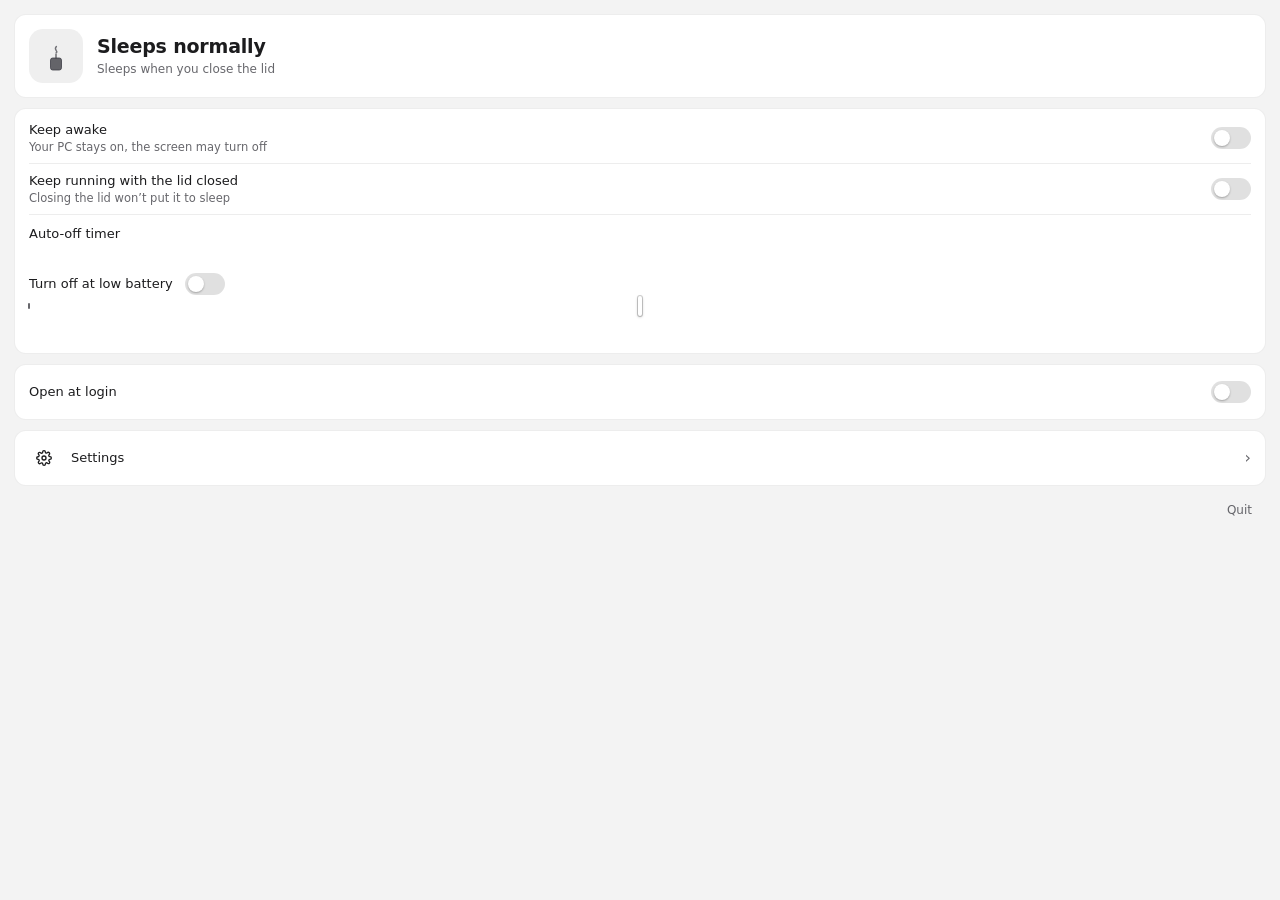
<file: windows/web/panel.html>
<!doctype html>
<html lang="en">
<head>
<meta charset="utf-8">
<title>Awayke</title>
<link rel="stylesheet" href="kit.css">
<style>
  :root[data-theme="light"] {
    --bg: #F3F3F3; --card: #FFFFFF; --stroke: rgba(0,0,0,.07); --text: #1C1C1E; --dim: rgba(60,60,67,.78);
    --track-off: rgba(0,0,0,.12); --warn: #C2410C;
  }
  :root[data-theme="dark"] {
    --bg: #242426; --card: rgba(255,255,255,.055); --stroke: rgba(255,255,255,.08); --text: #F2F2F4; --dim: rgba(235,235,245,.6);
    --track-off: rgba(255,255,255,.16); --warn: #FF9F6B;
  }
  body { background: var(--bg); transition: background .35s; }
  .hero { display: flex; align-items: center; gap: 14px; padding: 14px; }
  .candle {
    width: 54px; height: 54px; border-radius: 14px; flex: none; display: grid; place-items: center;
    background: color-mix(in srgb, var(--text) 7%, transparent);
    transition: background .4s;
  }
  .on .candle { background: color-mix(in srgb, var(--accent) 18%, transparent); }
  .candle svg { width: 30px; height: 30px; overflow: visible; }
  .candle .body, .candle .wick { fill: var(--dim); stroke: var(--dim); transition: fill .4s, stroke .4s; }
  .on .candle .body, .on .candle .wick { fill: var(--text); stroke: var(--text); }
  .candle .flame { fill: var(--accent); transform-origin: 15px 13px; transform: scale(0); opacity: 0;
    transition: transform .45s var(--spring), opacity .25s; }
  .on .candle .flame { transform: scale(1); opacity: 1; animation: flicker 2.6s ease-in-out infinite .5s; }
  .candle .smoke { fill: none; stroke: var(--dim); stroke-width: 1.4; stroke-linecap: round; opacity: .9; transition: opacity .3s; }
  .on .candle .smoke { opacity: 0; }
  @keyframes flicker { 0%,100% { transform: scale(1) rotate(0); } 30% { transform: scale(1.04,.97) rotate(-3deg); } 60% { transform: scale(.97,1.04) rotate(2deg); } }
  .hero h1 { margin: 0; font-size: 19px; font-weight: 600; letter-spacing: -.01em; position: relative; height: 25px; }
  .hero h1 span { position: absolute; left: 0; top: 0; white-space: nowrap; transition: opacity .3s, transform .35s var(--spring); }
  .hero h1 .t-on { opacity: 0; transform: translateY(6px); }
  .on .hero h1 .t-on { opacity: 1; transform: none; }
  .on .hero h1 .t-off { opacity: 0; transform: translateY(-6px); }
  .hero p { margin: 2px 0 0; color: var(--dim); font-size: 12px; }
  .battery-head { display: flex; align-items: baseline; gap: 6px; }
  .battery-now { position: relative; height: 16px; font-size: 11px; color: var(--dim); font-weight: 600; }
  .battery-now span { position: absolute; transform: translateX(-50%); white-space: nowrap; transition: left .4s var(--ease); }
  .battery-wrap { position: relative; }
  .battery-tick { position: absolute; top: 8px; width: 2px; height: 6px; border-radius: 1px; background: var(--dim); transform: translateX(-1px); pointer-events: none; }
  .link-row { cursor: pointer; }
  .link-row:hover .title { color: var(--accent); }
  .chev { color: var(--dim); font-size: 16px; }
  .foot { display: flex; justify-content: flex-end; padding: 0 2px; }
  .back { display: flex; align-items: center; gap: 6px; font-weight: 600; font-size: 15px; padding: 2px 2px 0; }
  .back button { font-size: 13px; color: var(--accent); font-weight: 500; }
  .section { font-size: 11.5px; font-weight: 600; color: var(--dim); margin: 4px 4px -4px; }
  .swatches { display: flex; gap: 8px; }
  .swatch { width: 22px; height: 22px; border-radius: 50%; background: var(--c); box-shadow: inset 0 0 0 1px rgba(0,0,0,.12); transition: transform .2s var(--spring); }
  .swatch.on { box-shadow: 0 0 0 2px var(--bg), 0 0 0 4px var(--c); }
  .swatch:hover { transform: scale(1.1); }
  .about { font-size: 12px; color: var(--dim); }
  .notice { font-size: 11.5px; color: var(--warn); padding: 0 4px; }
</style>
</head>
<body>
<div id="root">
  <!-- main panel -->
  <div class="view" id="main">
    <div class="card hero" id="hero">
      <div class="candle" aria-hidden="true">
        <svg viewBox="0 0 30 30">
          <rect class="body" x="9.5" y="17" width="11" height="12" rx="2.2"/>
          <line class="wick" x1="15" y1="17" x2="15" y2="13.5" stroke-width="1.4" stroke-linecap="round"/>
          <path class="flame" d="M15 1.5 C 20.5 6.5 19.5 13 15 13 C 10.5 13 9.5 6.5 15 1.5 Z M15 8.2 a1.6 2.2 0 1 0 0.01 0 Z" fill-rule="evenodd"/>
          <path class="smoke" d="M15 12 C 18 10.5 12 8.5 15.4 5.5"/>
        </svg>
      </div>
      <div class="grow">
        <h1><span class="t-off">Sleeps normally</span><span class="t-on">Awake</span></h1>
        <p id="status">Sleeps when you close the lid</p>
      </div>
    </div>
    <div class="notice" id="notice" hidden></div>
    <div class="card">
      <div class="row">
        <div class="grow"><div class="title">Keep awake</div><div class="detail" id="awakeDetail">Your PC won't go to sleep</div></div>
        <span id="swAwake"></span>
      </div>
      <div class="row">
        <div class="grow"><div class="title">Keep running with the lid closed</div><div class="detail" id="lidDetail">Closing the lid won't put it to sleep</div></div>
        <span id="swLid"></span>
      </div>
      <div class="sub">
        <div class="row" style="padding:0 0 8px;min-height:0;border:0"><div class="grow title">Auto-off timer</div><span class="detail" id="remaining"></span><button class="btn plain" id="addTime" hidden></button></div>
        <div id="timerChips"></div>
      </div>
      <div class="sub" id="batteryRow">
        <div class="battery-head" style="align-items:center"><span class="title">Turn off at low battery</span><span class="value" id="floorValue"></span><span style="margin-left:auto" id="swCutoff"></span></div>
        <div id="cutoffBody">
        <div class="battery-wrap"><input type="range" id="floor" min="0" max="100" step="1" aria-label="Turn off at low battery"><div class="battery-tick" id="batteryTick"></div></div>
        <div class="battery-now"><span id="batteryNow"></span></div>
        </div>
      </div>
    </div>
    <div class="card">
      <div class="row">
        <div class="grow title">Open at login</div>
        <span id="swLogin"></span>
      </div>
    </div>
    <div class="card">
      <div class="row link-row" id="openSettings" role="button" tabindex="0">
        <div class="icon"><svg viewBox="0 0 24 24" fill="none" stroke="currentColor" stroke-width="2" stroke-linecap="round" stroke-linejoin="round"><circle cx="12" cy="12" r="3"/><path d="M19.4 15a1.7 1.7 0 0 0 .3 1.8l.1.1a2 2 0 1 1-2.8 2.8l-.1-.1a1.7 1.7 0 0 0-1.8-.3 1.7 1.7 0 0 0-1 1.5V21a2 2 0 1 1-4 0v-.1a1.7 1.7 0 0 0-1.1-1.5 1.7 1.7 0 0 0-1.8.3l-.1.1a2 2 0 1 1-2.8-2.8l.1-.1a1.7 1.7 0 0 0 .3-1.8 1.7 1.7 0 0 0-1.5-1H3a2 2 0 1 1 0-4h.1a1.7 1.7 0 0 0 1.5-1.1 1.7 1.7 0 0 0-.3-1.8l-.1-.1a2 2 0 1 1 2.8-2.8l.1.1a1.7 1.7 0 0 0 1.8.3H9a1.7 1.7 0 0 0 1-1.5V3a2 2 0 1 1 4 0v.1a1.7 1.7 0 0 0 1 1.5 1.7 1.7 0 0 0 1.8-.3l.1-.1a2 2 0 1 1 2.8 2.8l-.1.1a1.7 1.7 0 0 0-.3 1.8V9a1.7 1.7 0 0 0 1.5 1H21a2 2 0 1 1 0 4h-.1a1.7 1.7 0 0 0-1.5 1z"/></svg></div>
        <div class="grow title">Settings</div><span class="chev">&rsaquo;</span>
      </div>
    </div>
    <div class="foot"><button class="btn plain" id="quit">Quit</button></div>
  </div>

  <!-- settings -->
  <div class="view" id="settings" hidden>
    <div id="navPill" aria-hidden="true"></div>
    <div class="back"><button id="backBtn">&lsaquo; Back</button><span style="margin-left:auto;margin-right:auto;transform:translateX(-24px)">Settings</span></div>
    <div class="section">General</div>
    <div class="card">
      <div class="row"><div class="grow"><div class="title">Open at login</div><div class="detail">Start Awayke when you sign in. It always starts switched off.</div></div><span id="swLogin2"></span></div>
      <div class="sub"><div class="title" style="margin-bottom:6px">Single click on the tray icon</div><div id="clickSeg"></div><div class="detail" id="clickDetail" style="margin-top:6px"></div></div>
    </div>
    <div class="section">Awake</div>
    <div class="card">
      <div class="sub"><div class="title" style="margin-bottom:6px">What stays awake</div><div id="displaySeg"></div><div class="detail" id="displayDetail" style="margin-top:6px"></div></div>
      <div class="sub">
        <div class="title">Timer buttons in the panel</div>
        <div class="detail" style="margin-bottom:8px" id="choicesDetail"></div>
        <div class="chips" id="choiceList"></div>
        <div style="margin-top:12px" id="newTimer"></div>
        <div style="display:flex;justify-content:flex-end;margin-top:6px"><button class="btn solid" id="addTimer">Add</button></div>
      </div>
      <div class="sub"><div class="title" style="margin-bottom:6px">Default auto-off timer</div><div id="defaultChips"></div><div class="detail" style="margin-top:6px">Used each time Awayke starts. You can still change it in the panel.</div></div>
      <div class="row"><div class="grow"><div class="title">Warn 5 minutes before the timer ends</div><div class="detail">A notice gives you time to add more. Hover the tray icon to see the time left.</div></div><span id="swWarn"></span></div>
    </div>
    <div class="section">Battery</div>
    <div class="card">
      <div class="row"><div class="grow"><div class="title">Turn off at low battery</div><div class="detail" id="cutoffDetail"></div></div><span id="swCutoff2"></span></div>
    </div>
    <div class="section">Appearance</div>
    <div class="card">
      <div class="sub"><div class="title" style="margin-bottom:8px">Accent colour</div><div class="swatches" id="swatches"></div></div>
      <div class="sub"><div class="title" style="margin-bottom:6px">Tray icon when awake</div><div id="monoSeg"></div></div>
    </div>
    <div class="card"><div class="sub about" id="about"></div>
      <div class="sub"><div style="display:flex;gap:8px;flex-wrap:wrap"><button class="btn solid" id="checkUpdates">Check for updates</button><button class="btn solid" id="installUpdate" hidden>Update now</button><button class="btn plain" id="openReleases" hidden>Open download page</button></div>
      <div class="detail" id="updateStatus" style="margin-top:6px"></div><div class="detail" style="margin-top:4px">Checking asks GitHub once and installs nothing. Update now downloads, checks and installs the new version.</div></div>
    </div>
  </div>
</div>
<script src="kit.js"></script>
<script>
(() => {
  'use strict';
  const $ = id => document.getElementById(id);
  let S = window.__BOOT__ || {};
  let newTimerValue = 45;

  const swAwake = kit.sw(S.on, 'Keep awake', v => kit.post('toggle', { on: v }));
  const swLid = kit.sw(S.lidMode, 'Keep running with the lid closed', v => kit.post('lid', { on: v }));
  const swLogin = kit.sw(S.login, 'Open at login', v => { swLogin2.force(v); kit.post('login', { on: v }); });
  const swLogin2 = kit.sw(S.login, 'Open at login', v => { swLogin.force(v); kit.post('login', { on: v }); });
  const swCutoff = kit.sw(S.batteryCutoff, 'Turn off at low battery', v => { swCutoff2.force(v); kit.post('batteryCutoff', { on: v }); });
  const swCutoff2 = kit.sw(S.batteryCutoff, 'Turn off at low battery', v => { swCutoff.force(v); kit.post('batteryCutoff', { on: v }); });
  const swWarn = kit.sw(S.warn, 'Warn 5 minutes before the timer ends', v => kit.post('warn', { on: v }));
  $('swCutoff').replaceWith(swCutoff); $('swCutoff2').replaceWith(swCutoff2); $('swWarn').replaceWith(swWarn);
  $('addTime').onclick = () => kit.post('addTime');
  $('checkUpdates').onclick = () => kit.post('checkUpdates');
  $('openReleases').onclick = () => kit.post('openReleases');
  $('installUpdate').onclick = () => kit.post('installUpdate');
  $('swAwake').replaceWith(swAwake); $('swLid').replaceWith(swLid); $('swLogin').replaceWith(swLogin); $('swLogin2').replaceWith(swLogin2);

  const clickSeg = kit.chips([{ label: 'Open the panel', value: 'panel' }, { label: 'Switch awake', value: 'toggle' }],
    S.clickToggles ? 'toggle' : 'panel', v => kit.post('clickToggles', { on: v === 'toggle' }), true);
  $('clickSeg').append(clickSeg);
  const displaySeg = kit.chips([{ label: 'PC only', value: 'pc' }, { label: 'PC and screen', value: 'screen' }],
    S.display ? 'screen' : 'pc', v => kit.post('display', { on: v === 'screen' }), true);
  $('displaySeg').append(displaySeg);
  const monoSeg = kit.chips([{ label: 'Accent colour', value: 'accent' }, { label: 'Monochrome', value: 'mono' }],
    S.mono ? 'mono' : 'accent', v => kit.post('mono', { on: v === 'mono' }), true);
  $('monoSeg').append(monoSeg);

  $('newTimer').append(kit.chipDrum({ title: 'New timer', mode: 'duration', value: newTimerValue, min: 5, max: S.maxMinutes || 43200,
    presets: [30, 120, 480, 1440], onChange: v => { newTimerValue = v; } }));
  $('addTimer').onclick = () => kit.post('addTimer', { minutes: newTimerValue });

  const floor = $('floor');
  const clampFloor = () => { const v = Math.max(5, Math.min(50, +floor.value)); if (+floor.value !== v) floor.value = v; return v; };
  floor.oninput = () => paintFloor(clampFloor());
  floor.onchange = () => kit.post('floor', { percent: clampFloor() });
  function paintFloor(v) {
    $('floorValue').textContent = v + '%';
    floor.style.setProperty('--fill', v + '%');
  }

  $('openSettings').onclick = () => show('settings');
  $('openSettings').onkeydown = e => { if (e.key === 'Enter' || e.key === ' ') show('settings'); };
  $('backBtn').onclick = () => show('main');
  $('quit').onclick = () => kit.post('quit');
  function show(name) {
    ['main', 'settings'].forEach(v => { const n = $(v); n.hidden = v !== name; n.classList.toggle('slide', v === name); });
    nav.i = -1; $('navPill').classList.remove('show');
  }
  window.onPanelClosed = () => show('main');

  // ---- Keyboard walk through Settings: Up/Down move a soft highlight (wrapping), Left/Right/Space/Enter change it, Esc goes back.
  const nav = { i: -1 };
  const navStops = () => [...document.querySelectorAll('#settings .card > .row, #settings .card > .sub')].filter(n => n.id !== 'about' && !n.querySelector('#about'));
  const clickNth = (list, d) => {
    if (!list.length) return;
    const cur = list.findIndex(c => c.classList.contains('on'));
    const next = list[(((cur < 0 ? 0 : cur) + (d === 0 ? 1 : d)) % list.length + list.length) % list.length];
    next.click();
  };
  function navAdjust(stop, d) {
    const drum = stop.querySelector('#newTimer');
    if (drum) {
      if (d === 0) { $('addTimer').click(); return; }
      newTimerValue = Math.max(5, Math.min(S.maxMinutes || 43200, newTimerValue + d));
      drum.firstChild.set(newTimerValue);
      return;
    }
    const sw = stop.querySelector('.switch'); if (sw) { sw.click(); return; }
    const chips = stop.querySelector('.chips'); if (chips && chips.id !== 'choiceList') { clickNth([...chips.querySelectorAll('.chip')], d); return; }
    const sw2 = stop.querySelector('#swatches'); if (sw2) { clickNth([...sw2.querySelectorAll('.swatch')], d); return; }
    const btn = stop.querySelector('#checkUpdates'); if (btn && d === 0) btn.click();
  }
  function navPlace() {
    const pill = $('navPill'), stops = navStops(), stop = stops[nav.i];
    if (!stop || $('settings').hidden) { pill.classList.remove('show'); return; }
    const host = $('settings').getBoundingClientRect(), r = stop.getBoundingClientRect();
    const card = stop.closest('.card').getBoundingClientRect();
    pill.style.width = (card.width - 8) + 'px';
    pill.style.height = Math.max(r.height - 4, 30) + 'px';
    pill.style.transform = `translate(${card.left - host.left + 4}px, ${r.top - host.top + 2}px)`;
    pill.classList.add('show');
  }
  function navMove(step) {
    const n = navStops().length; if (!n) return;
    nav.i = nav.i < 0 ? (step >= 0 ? 0 : n - 1) : (((nav.i + step) % n) + n) % n;
    const stop = navStops()[nav.i];
    stop.scrollIntoView({ block: 'nearest', behavior: 'smooth' });
    navPlace();
  }
  document.addEventListener('keydown', e => {
    if ($('settings').hidden || e.altKey || e.ctrlKey || e.metaKey) return;
    const t = e.target && e.target.tagName;
    if (t === 'INPUT' || t === 'TEXTAREA' || t === 'SELECT' || (e.target && e.target.isContentEditable)) return;   // typing
    let handled = true;
    if (e.key === 'ArrowDown') navMove(1);
    else if (e.key === 'ArrowUp') navMove(-1);
    else if (e.key === 'Escape') { nav.i = -1; navPlace(); show('main'); }
    else if (nav.i >= 0 && (e.key === 'ArrowLeft' || e.key === 'ArrowRight' || e.key === ' ' || e.key === 'Enter')) {
      const stop = navStops()[nav.i];
      navAdjust(stop, e.key === 'ArrowLeft' ? -1 : e.key === 'ArrowRight' ? 1 : 0);
      requestAnimationFrame(navPlace);
    } else handled = false;
    if (handled) e.preventDefault();
  });
  new ResizeObserver(() => navPlace()).observe($('settings'));
  window.addEventListener('resize', navPlace);

  // Timer chips are rebuilt only when the list of choices changes (so a click animates normally).
  let chipKey = '', timerChips = null, defaultKey = '', defaultChips = null;
  function choiceOptions() { return [{ label: 'Off', value: 0 }, ...S.choices.map(m => ({ label: kit.duration(m), value: m }))]; }

  function render() {
    kit.setDark(S.dark);
    document.documentElement.style.setProperty('--accent', S.accentColor);
    $('root').classList.toggle('on', !!S.on);
    $('main').classList.toggle('on', !!S.on);
    swAwake.follow(S.on); swLid.follow(S.lidMode); swLogin.follow(S.login); swLogin2.follow(S.login);
    clickSeg.select(S.clickToggles ? 'toggle' : 'panel');
    $('clickDetail').textContent = S.clickToggles ? 'Click switches awake on or off. Right-click for the menu.' : 'Click opens this panel. Right-click for the menu.';
    displaySeg.select(S.display ? 'screen' : 'pc');
    $('displayDetail').textContent = S.display ? 'The screen stays on too while Awayke is on.' : 'Only the PC stays awake. The screen can still turn off to save power.';
    monoSeg.select(S.mono ? 'mono' : 'accent');
    $('lidDetail').textContent = S.lidError || 'Closing the lid won’t put it to sleep';
    $('lidDetail').classList.toggle('warn', !!S.lidError);
    $('awakeDetail').textContent = S.display ? 'Your PC and screen stay on' : 'Your PC stays on, the screen may turn off';
    const n = $('notice'); n.hidden = !S.notice; n.textContent = S.notice || '';

    const key = S.choices.join(',');
    if (key !== chipKey) {
      chipKey = key;
      timerChips = kit.chips(choiceOptions(), S.timer, v => kit.post('timer', { minutes: v }), true);
      $('timerChips').replaceChildren(timerChips);
      const list = $('choiceList'); list.replaceChildren();
      S.choices.forEach(m => {
        const c = kit.el('button', 'chip');
        c.append(kit.duration(m), Object.assign(kit.el('span', 'x', '×'), {}));
        c.setAttribute('aria-label', 'Remove ' + kit.duration(m));
        c.onclick = () => kit.post('removeTimer', { minutes: m });
        list.append(c);
      });
      if (!S.choices.length) list.append(kit.el('span', 'detail', 'Only Off for now'));
    }
    timerChips.select(S.timer);
    $('choicesDetail').textContent = `Off is always there. Add up to ${S.maxChoices} of your own, from 5 minutes to 30 days.`;
    $('addTimer').disabled = S.choices.length >= S.maxChoices;
    $('addTimer').style.opacity = S.choices.length >= S.maxChoices ? .4 : 1;
    const dkey = key;
    if (dkey !== defaultKey) {
      defaultKey = dkey;
      defaultChips = kit.chips(choiceOptions(), S.defaultTimer, v => kit.post('defaultTimer', { minutes: v }));
      $('defaultChips').replaceChildren(defaultChips);
    }
    defaultChips.select(S.defaultTimer);

    const sw = $('swatches');
    if (!sw.childElementCount) Object.keys(S.accents).forEach(name => {
      const b = kit.el('button', 'swatch'); b.dataset.name = name; b.title = name; b.setAttribute('aria-label', name + ' accent');
      b.onclick = () => kit.post('accent', { name });
      sw.append(b);
    });
    sw.querySelectorAll('.swatch').forEach(b => { b.style.setProperty('--c', S.accents[b.dataset.name]); b.classList.toggle('on', b.dataset.name === S.accent); });

    const bat = S.battery;
    $('batteryRow').hidden = !bat.present;
    swCutoff.follow(S.batteryCutoff); swCutoff2.follow(S.batteryCutoff); swWarn.follow(S.warn);
    $('cutoffBody').hidden = !S.batteryCutoff;
    $('floorValue').hidden = !S.batteryCutoff;
    $('cutoffDetail').textContent = S.batteryCutoff
      ? `On battery, Awayke switches off at ${S.floor}% so your PC can sleep instead of running flat.`
      : 'Off: Awayke keeps your PC awake until you switch it off or the timer ends, even on a low battery.';
    $('checkUpdates').textContent = S.checkingUpdates ? 'Checking…' : 'Check for updates';
    $('checkUpdates').disabled = !!S.checkingUpdates || !!S.installingUpdate;
    $('installUpdate').hidden = !(S.updateAvailable && S.canInstallUpdate);
    $('installUpdate').disabled = !!S.installingUpdate;
    $('installUpdate').textContent = S.installingUpdate ? 'Updating ' + Math.round(S.updateProgress) + '%' : 'Update now';
    $('openReleases').hidden = !S.updateAvailable;
    $('updateStatus').textContent = S.updateStatus || '';
    if (document.activeElement !== floor) { floor.value = S.floor; paintFloor(S.floor); }
    const pos = Math.max(0, Math.min(100, bat.percent));
    $('batteryTick').style.left = pos + '%';
    $('batteryNow').style.left = pos + '%';
    $('batteryNow').style.transform = `translateX(-${pos}%)`;
    $('batteryNow').textContent = bat.percent + '% now' + (bat.onBattery ? '' : ', charging');
    $('about').innerHTML = '';
    $('about').append(kit.el('div', 'title', 'Awayke ' + S.version + ' for Windows'),
      kit.el('div', null, 'Keeps your PC running, even with the lid closed. Normal sleep comes back when you switch it off, quit, restart, or if the app ever crashes.'));
    tickText();
  }

  function tickText() {
    let status;
    if (!S.on) status = S.lidMode ? 'Sleeps when you close the lid' : 'Sleeps as usual';
    else {
      const mins = Math.floor((Date.now() - (S.since || Date.now())) / 60000);
      const h = Math.floor(mins / 60), m = mins % 60;
      status = mins < 1 ? 'Awake for under a minute' : (h > 0 ? `Awake for ${h}h ${m}m` : `Awake for ${m} min`);
    }
    $('status').textContent = status;
    if (S.on && S.offAt) {
      const left = Math.max(0, Math.ceil((S.offAt - Date.now()) / 60000));
      $('remaining').textContent = 'Auto-off in ' + kit.duration(Math.max(1, left));
      $('addTime').hidden = false;
      $('addTime').textContent = 'Add ' + (S.addMinutes || 30) + ' min';
    } else { $('remaining').textContent = ''; $('addTime').hidden = true; }
  }
  setInterval(tickText, 15000);

  window.app = { update(state) { S = state; render(); } };
  render();
})();
</script>
</body>
</html>
</file>
<file: windows/web/kit.css>
/* kit.css: the shared panel look for the Windows versions of Nox and Awayke (identical copy in both).
   Cards, smooth switches, chips and the drum picker, matching the Mac Settings panels. */
:root {
  --font: "Segoe UI Variable Text", "Segoe UI", system-ui, sans-serif;
  --radius: 12px;
  --spring: cubic-bezier(.3, 1.45, .5, 1);
  --ease: cubic-bezier(.2, .8, .2, 1);
  color-scheme: light dark;
}
* { box-sizing: border-box; -webkit-tap-highlight-color: transparent; }
html, body { margin: 0; padding: 0; background: transparent; }
html { overflow-x: hidden; overflow-y: auto; scrollbar-width: thin; scrollbar-color: color-mix(in srgb, var(--text) 28%, transparent) transparent; }   /* scrolls only if the screen is too short */
body {
  font: 13px/1.35 var(--font);
  color: var(--text);
  user-select: none;
  -webkit-font-smoothing: antialiased;
}
button { font: inherit; color: inherit; border: 0; background: none; padding: 0; cursor: pointer; }
button:focus, button:focus-visible, input:focus { outline: none; }
#root { padding: 14px; display: flex; flex-direction: column; gap: 10px; }

/* ---------- cards and rows ---------- */
.card {
  background: var(--card);
  border: 1px solid var(--stroke);
  border-radius: var(--radius);
  padding: 4px 14px;
  transition: background .35s var(--ease), border-color .35s var(--ease);
}
.row { display: flex; align-items: center; gap: 12px; min-height: 46px; padding: 8px 0; }
.row + .row, .row + .sub, .sub + .row { border-top: 1px solid var(--stroke); }
.row .grow { flex: 1; min-width: 0; }
.title { font-size: 13px; font-weight: 500; }
.detail { font-size: 11.5px; color: var(--dim); margin-top: 1px; transition: color .3s; }
.detail.warn { color: var(--warn); }
.icon {
  width: 30px; height: 30px; border-radius: 8px; flex: none;
  display: grid; place-items: center;
  background: color-mix(in srgb, var(--accent) 14%, transparent);
  color: var(--accent);
}
.icon svg { width: 16px; height: 16px; }
.sub { padding: 10px 0 12px; }
.hint { font-size: 11px; color: var(--dim); text-align: center; padding: 0 8px; }
.value { color: var(--accent); font-weight: 600; font-variant-numeric: tabular-nums; }

/* ---------- smooth switch: flips on tap, one spring, never snaps back ---------- */
.switch {
  position: relative; flex: none; width: 40px; height: 22px; border-radius: 11px;
  background: var(--track-off);
  transition: background .22s var(--ease);
}
.switch::after {
  content: ""; position: absolute; top: 3px; left: 3px; width: 16px; height: 16px; border-radius: 50%;
  background: #fff; box-shadow: 0 1px 2px rgba(0,0,0,.28);
  transition: transform .28s var(--spring), width .18s var(--ease);
}
.switch[aria-checked="true"] { background: var(--accent); }
.switch[aria-checked="true"]::after { transform: translateX(18px); }
.switch:active::after { width: 19px; }
.switch[aria-checked="true"]:active::after { transform: translateX(15px); }

/* ---------- chips ---------- */
.chips { display: flex; flex-wrap: wrap; gap: 6px; }
.chips.seg { flex-wrap: nowrap; background: var(--track-off); border-radius: 9px; padding: 3px; gap: 2px; }
.chip {
  height: 26px; padding: 0 11px; border-radius: 8px; font-size: 12px; font-weight: 500;
  background: color-mix(in srgb, var(--text) 7%, transparent);
  font-variant-numeric: tabular-nums;
  transition: background .2s var(--ease), color .2s var(--ease), transform .12s var(--ease);
}
.seg .chip { flex: 1; background: transparent; padding: 0 6px; }
.chip:hover { background: color-mix(in srgb, var(--text) 12%, transparent); }
.chip:active { transform: scale(.96); }
.chip.on { background: var(--accent); color: #fff; }
.chip .x { margin-left: 6px; opacity: .55; font-weight: 400; }

/* ---------- buttons ---------- */
.btn {
  height: 28px; padding: 0 12px; border-radius: 8px; font-size: 12px; font-weight: 500; flex: none;
  background: color-mix(in srgb, var(--accent) 16%, transparent); color: var(--accent);
  transition: background .2s, transform .12s var(--ease);
}
.btn:hover { background: color-mix(in srgb, var(--accent) 24%, transparent); }
.btn:active { transform: scale(.97); }
.btn.solid { background: var(--accent); color: #fff; }
.btn.plain { background: transparent; color: var(--dim); }
.btn.plain:hover { color: var(--text); background: color-mix(in srgb, var(--text) 8%, transparent); }

/* ---------- drum picker ---------- */
.picker { display: flex; align-items: center; gap: 14px; }
.picker .left { flex: 1; display: flex; flex-direction: column; gap: 8px; min-width: 0; }
.picker .label { font-size: 12px; color: var(--dim); }
.picker .chips { display: grid; grid-template-columns: 1fr 1fr; gap: 6px; }
.drum { position: relative; display: flex; align-items: center; gap: 2px; height: 130px; flex: none; perspective: 400px; }
.drum::before {
  content: ""; position: absolute; left: -4px; right: -4px; top: 52px; height: 26px; border-radius: 7px;
  background: color-mix(in srgb, var(--accent) 16%, transparent); pointer-events: none;
}
.drum .col {
  position: relative; width: 44px; height: 130px; overflow-y: scroll; scroll-snap-type: y mandatory;
  scrollbar-width: none; padding: 52px 0;
  -webkit-mask-image: linear-gradient(transparent, #000 30%, #000 70%, transparent);
          mask-image: linear-gradient(transparent, #000 30%, #000 70%, transparent);
}
.drum .col::-webkit-scrollbar { display: none; }
.drum .item {
  height: 26px; line-height: 26px; text-align: center; scroll-snap-align: center;
  font-size: 14px; font-variant-numeric: tabular-nums; cursor: pointer; transform-origin: center;
}
.drum .sep { font-weight: 600; color: var(--dim); }

/* ---------- range ---------- */
input[type=range] { -webkit-appearance: none; appearance: none; width: 100%; height: 22px; background: transparent; margin: 0; }
input[type=range]::-webkit-slider-runnable-track {
  height: 8px; border-radius: 4px;
  background: linear-gradient(90deg, var(--accent) 0 var(--fill, 0%), var(--track-off) var(--fill, 0%) 100%);
}
input[type=range]::-webkit-slider-thumb {
  -webkit-appearance: none; width: 4px; height: 20px; margin-top: -6px; border-radius: 2px; background: #fff;
  box-shadow: 0 0 0 1px rgba(0,0,0,.18), 0 1px 3px rgba(0,0,0,.3);
}

/* ---------- open, close and view changes ---------- */
#root.in > * { animation: kit-in .42s var(--spring) both; animation-delay: calc(var(--i, 0) * 28ms); }
@keyframes kit-in { from { opacity: 0; transform: translateY(8px) scale(.985); } }
.view { display: flex; flex-direction: column; gap: 10px; }
.view[hidden] { display: none; }
.view.slide { animation: kit-slide .34s var(--spring) both; }
@keyframes kit-slide { from { opacity: 0; transform: translateX(14px); } }
.reveal { display: grid; grid-template-rows: 0fr; transition: grid-template-rows .3s var(--ease), opacity .25s; opacity: 0; }
.reveal.open { grid-template-rows: 1fr; opacity: 1; }
.reveal > div { overflow: hidden; }
.fade-swap { transition: opacity .25s var(--ease); }

@media (prefers-reduced-motion: reduce) {
  *, *::before, *::after { animation: none !important; transition-duration: 0s !important; }
}

/* ---------- first-run welcome (kit.intro) ---------- */
#root.intro-on > :not(.intro) { display: none; }
.intro { display: flex; flex-direction: column; gap: 14px; padding: 6px 2px 0; }
.intro.leaving { animation: intro-leave .22s var(--ease) both; }
.intro-stage { display: grid; overflow: hidden; min-height: 330px; align-items: start; }
.intro-page { grid-area: 1 / 1; display: flex; flex-direction: column; align-items: center; gap: 10px; text-align: center; }
.intro-page > * { animation: intro-rise .6s cubic-bezier(.22, 1.12, .36, 1) both; animation-delay: calc(60ms + var(--i, 0) * 65ms); }
.intro-page.in-next { animation: intro-in-next .5s cubic-bezier(.22, 1.08, .36, 1) both; }
.intro-page.in-prev { animation: intro-in-prev .5s cubic-bezier(.22, 1.08, .36, 1) both; }
.intro-page.out-next { animation: intro-out-next .32s var(--ease) both; }
.intro-page.out-prev { animation: intro-out-prev .32s var(--ease) both; }
.intro-page.out-next > *, .intro-page.out-prev > * { animation: none; }
.intro-art { width: 64px; height: 64px; border-radius: 18px; display: grid; place-items: center; margin-top: 6px;
  background: linear-gradient(140deg, var(--accent), var(--accent-deep, var(--accent))); color: #fff;
  box-shadow: 0 10px 24px color-mix(in srgb, var(--accent) 35%, transparent); }
.intro-art svg { width: 32px; height: 32px; }
.intro-art.app { width: 78px; height: 78px; border-radius: 20px; animation-name: intro-pop; }
.intro-page h2 { margin: 4px 0 0; font-size: 19px; font-weight: 650; letter-spacing: -.01em; }
.intro-text { margin: 0 6px; font-size: 12.5px; color: var(--dim); line-height: 1.45; }
.intro-item { display: flex; align-items: center; gap: 12px; width: 100%; padding: 10px 12px; text-align: left; }
.intro-foot { display: flex; align-items: center; gap: 10px; }
.intro-dots { flex: 1; display: flex; justify-content: center; gap: 6px; }
.intro-dots i { width: 6px; height: 6px; border-radius: 3px; background: color-mix(in srgb, var(--text) 18%, transparent);
  transition: width .4s var(--spring), background .3s var(--ease); }
.intro-dots i.on { width: 18px; background: var(--accent); }
.intro-next { min-width: 96px; height: 32px; border-radius: 16px; font-weight: 600; }
@keyframes intro-rise { from { opacity: 0; transform: translateY(14px); filter: blur(4px); } }
@keyframes intro-pop { 0% { opacity: 0; transform: scale(.6); } 60% { opacity: 1; transform: scale(1.06); } 100% { transform: none; } }
@keyframes intro-in-next { from { opacity: 0; transform: translateX(40px); } }
@keyframes intro-in-prev { from { opacity: 0; transform: translateX(-40px); } }
@keyframes intro-out-next { to { opacity: 0; transform: translateX(-40px); } }
@keyframes intro-out-prev { to { opacity: 0; transform: translateX(40px); } }
@keyframes intro-leave { to { opacity: 0; transform: translateY(-6px) scale(.98); } }
@media (prefers-reduced-motion: reduce) {
  .intro-page > *, .intro-page.in-next, .intro-page.in-prev, .intro-art.app { animation: intro-fade .2s ease both; animation-delay: 0s; }
  .intro-dots i { transition: none; }
}
@keyframes intro-fade { from { opacity: 0; } }

/* ---------- keyboard walk through Settings (Up/Down, Left/Right, Space/Enter, Esc) ---------- */
#settings { position: relative; }
#navPill {
  position: absolute; left: 0; top: 0; width: 0; height: 0; opacity: 0; pointer-events: none; z-index: 5;
  border-radius: 10px;
  background: color-mix(in srgb, var(--accent) 13%, transparent);
  border: 1px solid color-mix(in srgb, var(--accent) 38%, transparent);
  transition: transform .34s var(--spring), width .34s var(--spring), height .34s var(--spring), opacity .15s ease;
}
#navPill.show { opacity: 1; }
@media (prefers-reduced-motion: reduce) { #navPill { transition: opacity .15s ease; } }
</file>
